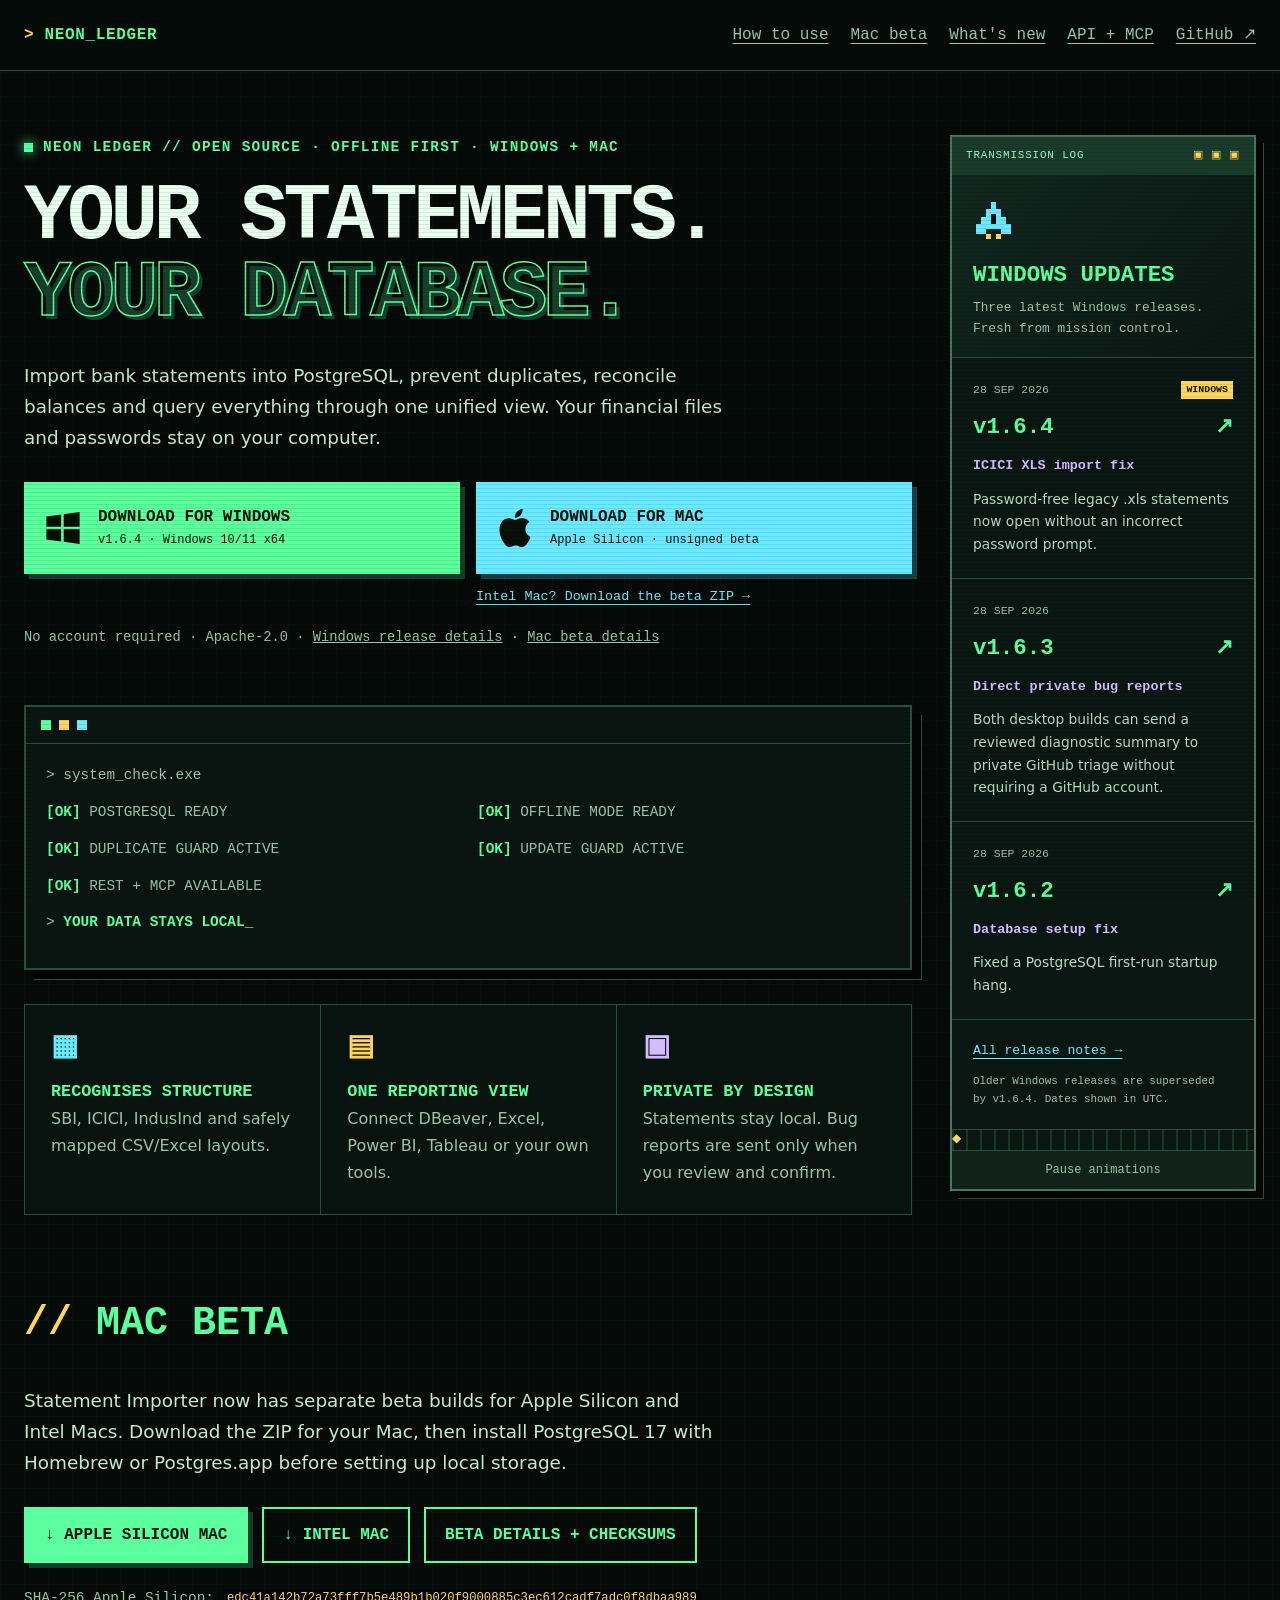
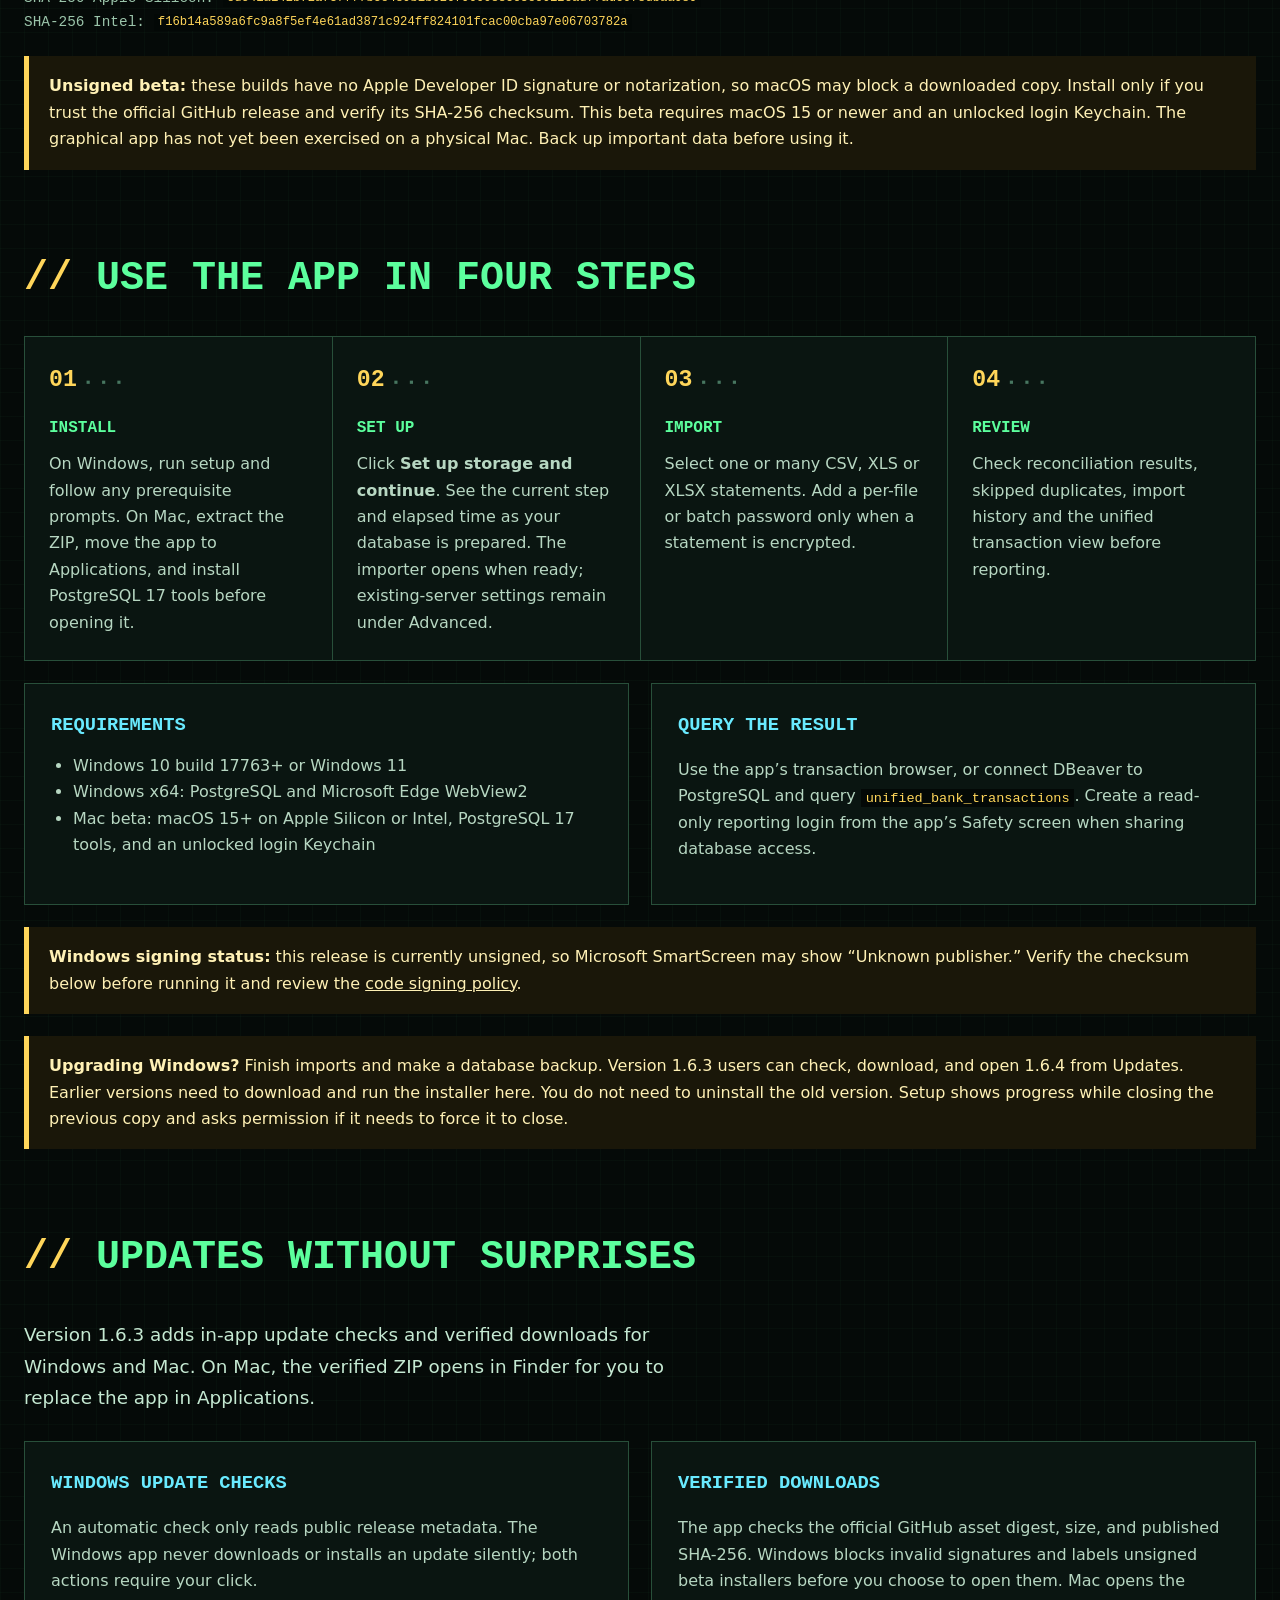
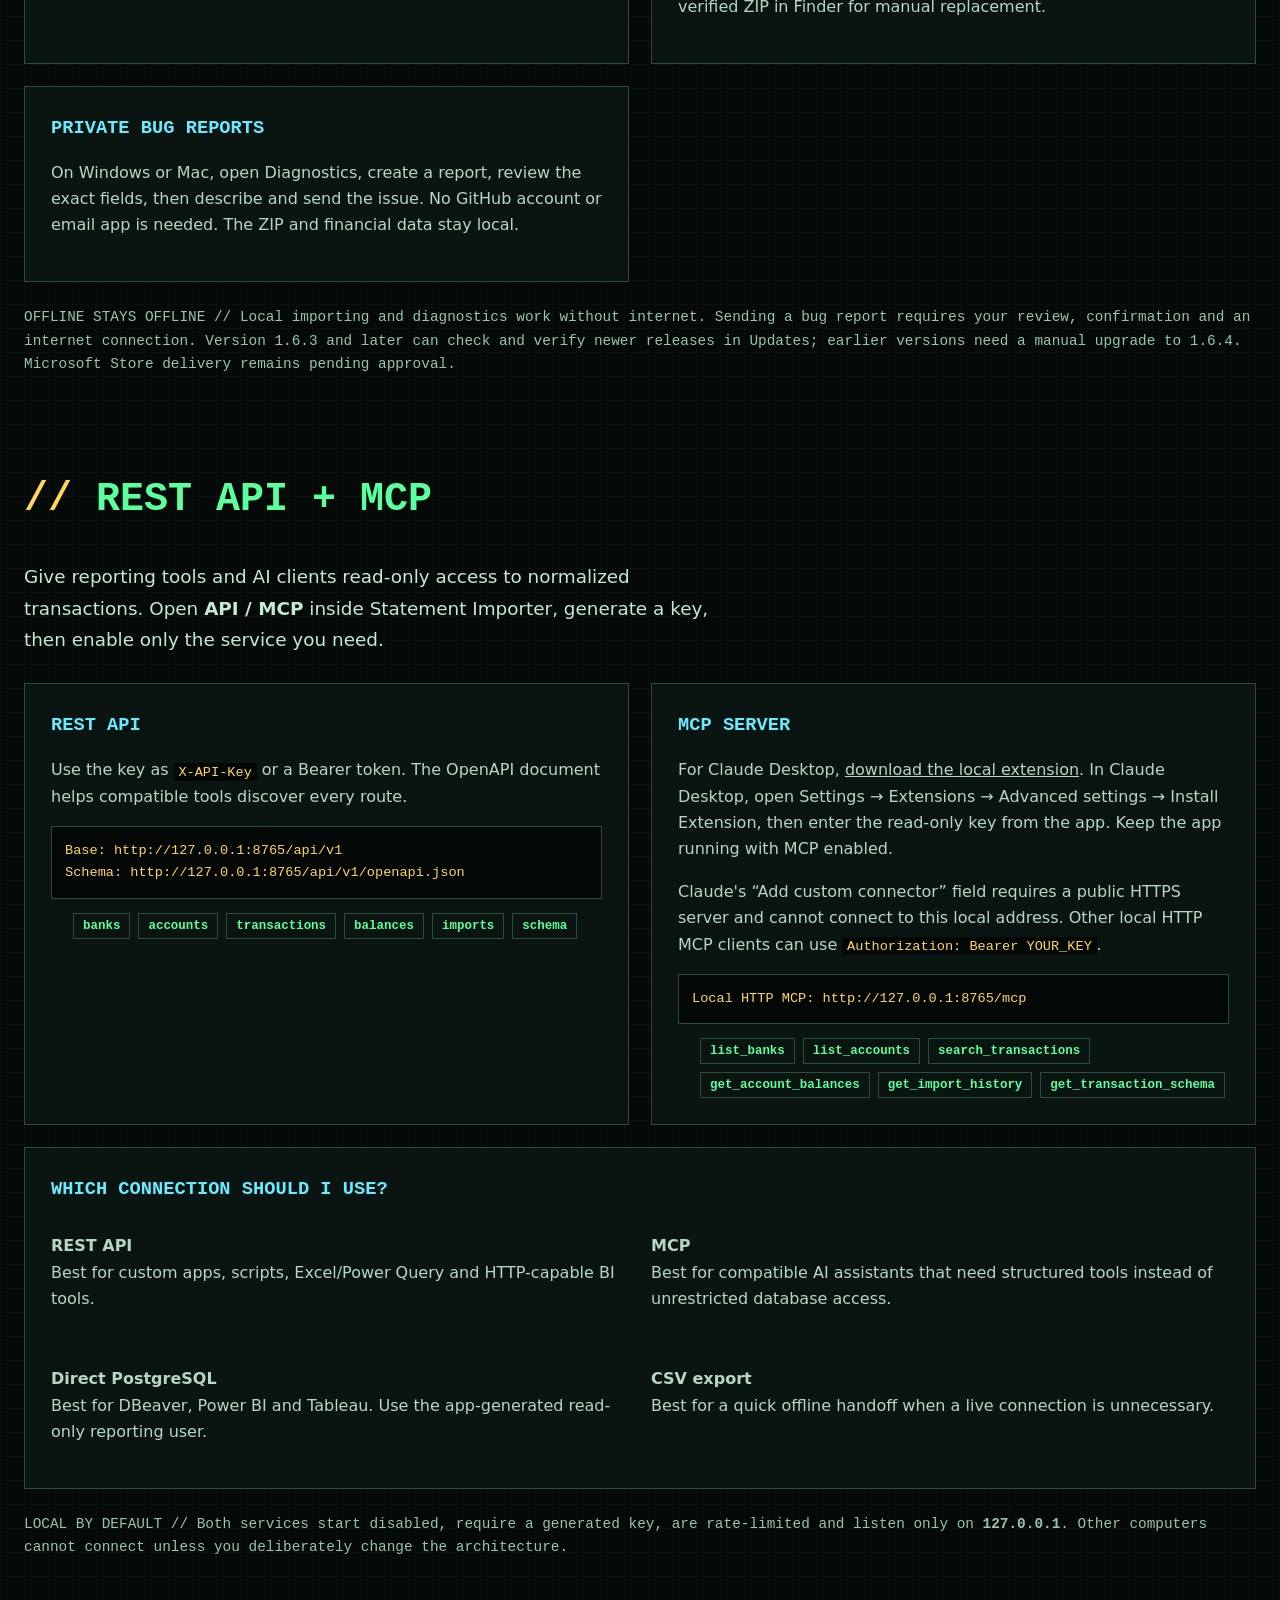
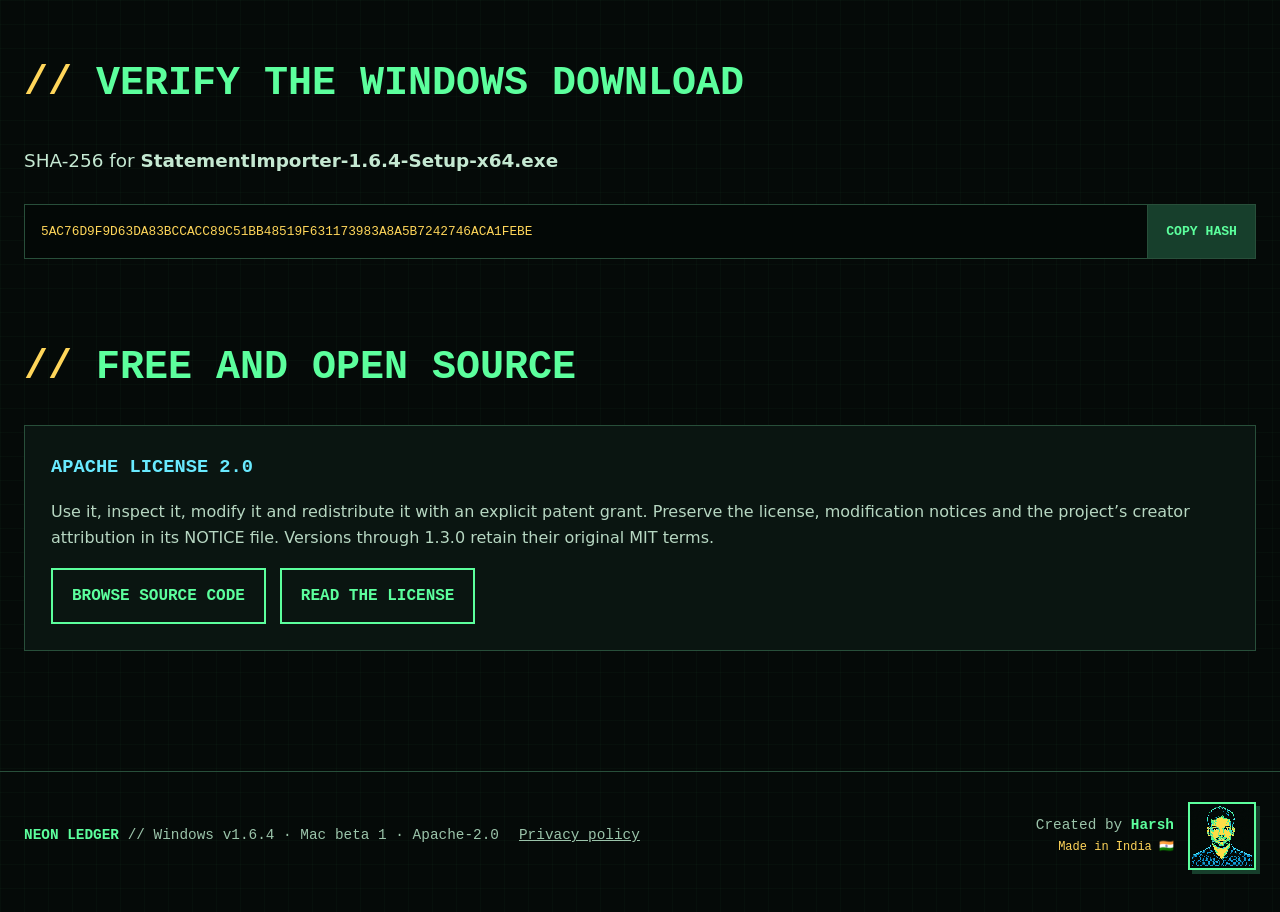
<file: index.html>
<!doctype html>
<!-- Created by Harsh (@harsh-91) | Made in India | SPDX-License-Identifier: Apache-2.0 -->
<html lang="en">
<head>
  <meta charset="utf-8">
  <meta name="viewport" content="width=device-width, initial-scale=1">
  <meta name="theme-color" content="#07120f">
  <meta name="description" content="Download Statement Importer for Windows or macOS from Neon Ledger, the retro-future home of an open-source offline-first bank statement utility.">
  <title>Neon Ledger — Statement Importer for Windows and macOS</title>
  <link rel="icon" type="image/svg+xml" href="data:image/svg+xml,%3Csvg xmlns='http://www.w3.org/2000/svg' viewBox='0 0 64 64'%3E%3Crect width='64' height='64' rx='10' fill='%2307110e'/%3E%3Cpath d='M16 17h32v7H16zm0 12h22v7H16zm0 12h32v7H16z' fill='%235cff9d'/%3E%3Crect x='41' y='29' width='7' height='7' fill='%23ffd65a'/%3E%3C/svg%3E">
  <link rel="stylesheet" href="retro.css">
  <script src="retro.js" defer></script>
  <style>
    :root {
      color-scheme: dark;
      --ink: #e9fff2;
      --muted: #9bc4aa;
      --green: #5cff9d;
      --green-dark: #173f2c;
      --yellow: #ffd65a;
      --cyan: #69eaff;
      --bg: #050a08;
      --panel: #0a1511;
      --line: #284f3a;
      --shadow: #020403;
    }

    * { box-sizing: border-box; }
    html { scroll-behavior: smooth; }
    body {
      margin: 0;
      min-width: 280px;
      background:
        linear-gradient(rgba(92,255,157,.025) 1px, transparent 1px),
        linear-gradient(90deg, rgba(92,255,157,.025) 1px, transparent 1px),
        var(--bg);
      background-size: 24px 24px;
      color: var(--ink);
      font-family: "Courier New", Courier, monospace;
      font-size: 16px;
      line-height: 1.65;
    }

    body::before {
      content: "";
      position: fixed;
      inset: 0;
      pointer-events: none;
      background: repeating-linear-gradient(0deg, transparent 0 3px, rgba(0,0,0,.16) 3px 4px);
      opacity: .5;
      z-index: 20;
    }

    a { color: inherit; }
    .shell { width: min(1120px, calc(100% - 32px)); margin: 0 auto; }

    header {
      border-bottom: 1px solid var(--line);
      background: rgba(5,10,8,.92);
    }

    nav {
      min-height: 70px;
      display: flex;
      align-items: center;
      justify-content: space-between;
      gap: 24px;
    }

    .brand { color: var(--green); font-weight: 800; letter-spacing: .04em; text-decoration: none; }
    .brand::before { content: "> "; color: var(--yellow); }
    .nav-links { display: flex; gap: 22px; align-items: center; }
    .nav-link { color: var(--muted); text-underline-offset: 4px; }

    main { padding: 64px 0 40px; }
    .hero { display: grid; grid-template-columns: 1.35fr .65fr; gap: 34px; align-items: start; }

    .eyebrow {
      display: inline-flex;
      gap: 10px;
      align-items: center;
      margin: 0 0 20px;
      color: var(--green);
      font-size: .9rem;
      font-weight: 700;
      letter-spacing: .09em;
      text-transform: uppercase;
    }

    .eyebrow::before { content: ""; width: 9px; height: 9px; background: var(--green); box-shadow: 0 0 12px var(--green); }

    h1 { margin: 0; max-width: 760px; font-size: clamp(2.5rem, 8vw, 5.6rem); line-height: .96; letter-spacing: -.055em; text-transform: uppercase; }
    h1 span { display: block; color: transparent; -webkit-text-stroke: 1.5px var(--green); text-shadow: 4px 4px 0 var(--green-dark); }
    .lede { max-width: 700px; margin: 28px 0; color: #c5e9d2; font-family: system-ui, sans-serif; font-size: 1.15rem; line-height: 1.7; }

    .actions { display: flex; flex-wrap: wrap; gap: 14px; align-items: center; }
    .button {
      display: inline-flex;
      min-height: 54px;
      align-items: center;
      justify-content: center;
      gap: 10px;
      padding: 13px 19px;
      border: 2px solid var(--green);
      background: var(--green);
      box-shadow: 5px 5px 0 #163b29;
      color: #041008;
      font-weight: 900;
      text-decoration: none;
      text-transform: uppercase;
    }
    .button:hover { transform: translate(2px,2px); box-shadow: 3px 3px 0 #163b29; }
    .button:focus-visible, .nav-link:focus-visible, .copy:focus-visible { outline: 3px solid var(--yellow); outline-offset: 4px; }
    .secondary { background: transparent; color: var(--green); box-shadow: none; }

    .platform-downloads { display: grid; grid-template-columns: repeat(2, minmax(0, 1fr)); gap: 16px; align-items: start; }
    .platform-download { display: flex; min-height: 92px; align-items: center; gap: 16px; padding: 14px 18px; border: 2px solid var(--green); background: var(--green); box-shadow: 5px 5px 0 #163b29; color: #041008; text-decoration: none; }
    .platform-download.mac { border-color: var(--cyan); background: var(--cyan); box-shadow: 5px 5px 0 #173d45; }
    .platform-download:hover { transform: translate(2px,2px); box-shadow: 3px 3px 0 #163b29; }
    .platform-download.mac:hover { box-shadow: 3px 3px 0 #173d45; }
    .platform-download:focus-visible, .intel-download:focus-visible { outline: 3px solid var(--yellow); outline-offset: 4px; }
    .platform-download svg { width: 38px; height: 38px; flex: 0 0 38px; fill: currentColor; }
    .platform-download strong { display: block; font-size: 1rem; line-height: 1.3; text-transform: uppercase; }
    .platform-download small { display: block; margin-top: 4px; font-size: .75rem; line-height: 1.35; }
    .intel-download { display: inline-block; margin-top: 12px; color: var(--cyan); font-size: .84rem; text-underline-offset: 4px; }

    .micro { margin-top: 18px; color: var(--muted); font-size: .86rem; }
    .micro strong { color: var(--yellow); }

    .terminal {
      border: 2px solid var(--line);
      background: var(--panel);
      box-shadow: 9px 9px 0 var(--shadow), 10px 10px 0 var(--line);
    }
    .terminal-bar { display: flex; gap: 8px; padding: 13px 15px; border-bottom: 1px solid var(--line); }
    .terminal-bar i { width: 10px; height: 10px; background: var(--green); }
    .terminal-bar i:nth-child(2) { background: var(--yellow); }
    .terminal-bar i:nth-child(3) { background: var(--cyan); }
    .terminal-body { padding: 20px; color: var(--muted); font-size: .9rem; }
    .terminal-body p { margin: 0 0 13px; }
    .terminal-body strong { color: var(--green); }
    .terminal-body .ok::before { content: "[OK] "; color: var(--green); font-weight: 800; }

    .facts { margin: 70px 0 0; display: grid; grid-template-columns: repeat(3, 1fr); border: 1px solid var(--line); }
    .fact { padding: 26px; background: rgba(10,21,17,.72); }
    .fact + .fact { border-left: 1px solid var(--line); }
    .fact b { display: block; color: var(--green); font-size: 1.05rem; text-transform: uppercase; }
    .fact span { color: var(--muted); font-family: system-ui, sans-serif; }

    section { padding-top: 76px; }
    h2 { margin: 0 0 24px; color: var(--green); font-size: clamp(1.65rem, 4vw, 2.5rem); text-transform: uppercase; }
    h2::before { content: "// "; color: var(--yellow); }
    .grid { display: grid; grid-template-columns: 1fr 1fr; gap: 22px; }
    .card { border: 1px solid var(--line); background: var(--panel); padding: 26px; }
    .card h3 { margin: 0 0 12px; color: var(--cyan); text-transform: uppercase; }
    .card p, .card li { color: #b7d7c2; font-family: system-ui, sans-serif; }
    .card ul { margin: 0; padding-left: 22px; }

    .steps { display: grid; grid-template-columns: repeat(4, 1fr); gap: 1px; background: var(--line); border: 1px solid var(--line); }
    .step { min-width: 0; padding: 24px; background: var(--panel); }
    .step-number { display: block; margin-bottom: 16px; color: var(--yellow); font-size: 1.45rem; font-weight: 900; }
    .step h3 { margin: 0 0 10px; color: var(--green); font-size: 1rem; text-transform: uppercase; }
    .step p { margin: 0; color: #b7d7c2; font-family: system-ui, sans-serif; }
    .steps + .grid { margin-top: 22px; }

    .access-grid { display: grid; grid-template-columns: 1fr 1fr; gap: 22px; }
    .endpoint { margin: 14px 0; border: 1px solid var(--line); background: #030806; padding: 13px; color: var(--yellow); overflow-wrap: anywhere; font-size: .85rem; }
    .tag-list { display: flex; flex-wrap: wrap; gap: 8px; padding: 0; list-style: none; }
    .tag-list li { border: 1px solid var(--line); padding: 5px 9px; color: var(--green); font: 700 .78rem "Courier New", monospace; }
    .wide-card { grid-column: 1 / -1; }
    .security-note { margin-top: 24px; color: var(--muted); font-size: .9rem; }

    code { padding: .12em .35em; background: #030806; color: var(--yellow); font-size: .85em; overflow-wrap: anywhere; }
    .checksum { margin-top: 22px; display: flex; align-items: stretch; border: 1px solid var(--line); background: #030806; }
    .checksum code { flex: 1; min-width: 0; padding: 16px; background: transparent; font-size: .8rem; }
    .copy { border: 0; border-left: 1px solid var(--line); background: var(--green-dark); color: var(--green); padding: 0 18px; cursor: pointer; font: 800 .82rem "Courier New", monospace; }

    .notice { margin-top: 22px; border-left: 5px solid var(--yellow); background: #1a1709; padding: 17px 20px; color: #fff1b5; font-family: system-ui, sans-serif; }
    footer { margin-top: 80px; padding: 30px 0 42px; border-top: 1px solid var(--line); color: var(--muted); font-size: .9rem; }
    footer .shell { display: flex; justify-content: space-between; align-items: center; gap: 20px; flex-wrap: wrap; }
    footer strong { color: var(--green); }
    .footer-creator { display: flex; align-items: center; gap: 14px; margin-left: auto; text-align: right; }
    .footer-portrait { width: 68px; height: 68px; flex: 0 0 68px; object-fit: cover; border: 2px solid var(--green); box-shadow: 4px 4px 0 var(--green-dark); image-rendering: pixelated; }
    .footer-creator small { display: block; color: var(--yellow); }

    @media (max-width: 820px) {
      main { padding-top: 42px; }
      .hero, .grid, .access-grid { grid-template-columns: 1fr; }
      .steps { grid-template-columns: 1fr 1fr; }
      .terminal { margin-top: 10px; }
      .facts { grid-template-columns: 1fr; }
      .fact + .fact { border-left: 0; border-top: 1px solid var(--line); }
    }
    @media (max-width: 520px) {
      .shell { width: min(100% - 22px, 1120px); }
      nav { min-height: 62px; }
      .nav-links { display: none; }
      .steps { grid-template-columns: 1fr; }
      .button { width: 100%; }
      .platform-downloads { grid-template-columns: 1fr; }
      .checksum { display: block; }
      .copy { width: 100%; min-height: 46px; border-left: 0; border-top: 1px solid var(--line); }
    }
    @media (prefers-reduced-motion: reduce) { html { scroll-behavior: auto; } * { transition: none !important; } }
  </style>
</head>
<body>
  <header>
    <nav class="shell" aria-label="Primary navigation">
      <a class="brand" href="#top">NEON_LEDGER</a>
      <div class="nav-links">
        <a class="nav-link" href="#how-to-use">How to use</a>
        <a class="nav-link" href="#mac-beta">Mac beta</a>
        <a class="nav-link" href="#latest-updates">What's new</a>
        <a class="nav-link" href="#api-mcp">API + MCP</a>
        <a class="nav-link" href="https://github.com/harsh-91/statement-importer">GitHub ↗</a>
      </div>
    </nav>
  </header>

  <main id="top" class="shell">
    <div class="launch-grid">
    <div class="launch-content">
    <div class="hero">
      <div>
        <p class="eyebrow">Neon Ledger // Open source · Offline first · Windows + Mac</p>
        <h1>Your statements.<span>Your database.</span></h1>
        <p class="lede">Import bank statements into PostgreSQL, prevent duplicates, reconcile balances and query everything through one unified view. Your financial files and passwords stay on your computer.</p>
        <div class="platform-downloads" aria-label="Choose your download">
          <a class="platform-download" href="https://github.com/harsh-91/statement-importer/releases/download/v1.6.4/StatementImporter-1.6.4-Setup-x64.exe">
            <svg viewBox="0 0 16 16" aria-hidden="true" focusable="false"><path d="M1 3.2 7.2 2.35v5.1H1zm7.3-1L15 1.25v6.2H8.3zM1 8.55h6.2v5.1L1 12.8zm7.3 0H15v6.2l-6.7-.95z"/></svg>
            <span><strong>Download for Windows</strong><small>v1.6.4 · Windows 10/11 x64</small></span>
          </a>
          <div>
            <a class="platform-download mac" href="https://github.com/harsh-91/statement-importer/releases/download/v1.6.4-mac-beta.1/StatementImporter-1.6.4-macOS-arm64-beta.zip">
              <svg viewBox="0 0 16 16" aria-hidden="true" focusable="false"><path d="M11.182.008C11.148-.03 9.923.023 8.857 1.18c-1.066 1.156-.902 2.482-.878 2.516s1.52.087 2.475-1.258.762-2.391.728-2.43m3.314 11.733c-.048-.096-2.325-1.234-2.113-3.422s1.675-2.789 1.698-2.854-.597-.79-1.254-1.157a3.7 3.7 0 0 0-1.563-.434c-.108-.003-.483-.095-1.254.116-.508.139-1.653.589-1.968.607-.316.018-1.256-.522-2.267-.665-.647-.125-1.333.131-1.824.328-.49.196-1.422.754-2.074 2.237-.652 1.482-.311 3.83-.067 4.56s.625 1.924 1.273 2.796c.576.984 1.34 1.667 1.659 1.899s1.219.386 1.843.067c.502-.308 1.408-.485 1.766-.472.357.013 1.061.154 1.782.539.571.197 1.111.115 1.652-.105.541-.221 1.324-1.059 2.238-2.758q.52-1.185.473-1.282"/></svg>
              <span><strong>Download for Mac</strong><small>Apple Silicon · unsigned beta</small></span>
            </a>
            <a class="intel-download" href="https://github.com/harsh-91/statement-importer/releases/download/v1.6.4-mac-beta.1/StatementImporter-1.6.4-macOS-x64-beta.zip">Intel Mac? Download the beta ZIP →</a>
          </div>
        </div>
        <p class="micro">No account required · Apache-2.0 · <a href="https://github.com/harsh-91/statement-importer/releases/tag/v1.6.4">Windows release details</a> · <a href="https://github.com/harsh-91/statement-importer/releases/tag/v1.6.4-mac-beta.1">Mac beta details</a></p>
      </div>

      <aside class="terminal" aria-label="Application capabilities">
        <div class="terminal-bar" aria-hidden="true"><i></i><i></i><i></i></div>
        <div class="terminal-body">
          <p>&gt; system_check.exe</p>
          <p class="ok">POSTGRESQL READY</p>
          <p class="ok">OFFLINE MODE READY</p>
          <p class="ok">DUPLICATE GUARD ACTIVE</p>
          <p class="ok">UPDATE GUARD ACTIVE</p>
          <p class="ok">REST + MCP AVAILABLE</p>
          <p>&gt; <strong>YOUR DATA STAYS LOCAL_</strong></p>
        </div>
      </aside>
    </div>

    <div class="facts" aria-label="Product summary">
      <div class="fact"><b>Recognises structure</b><span>SBI, ICICI, IndusInd and safely mapped CSV/Excel layouts.</span></div>
      <div class="fact"><b>One reporting view</b><span>Connect DBeaver, Excel, Power BI, Tableau or your own tools.</span></div>
      <div class="fact"><b>Private by design</b><span>Statements stay local. Bug reports are sent only when you review and confirm.</span></div>
    </div>

    </div>
    <aside id="latest-updates" class="release-rail" aria-labelledby="release-title">
      <div class="rail-top"><span>TRANSMISSION LOG</span><span aria-hidden="true">▣ ▣ ▣</span></div>
      <div class="rail-heading">
        <svg class="pixel-ship" viewBox="0 0 16 16" aria-hidden="true" shape-rendering="crispEdges"><path fill="currentColor" d="M7 1h2v3h2v3h2v3h2v4h-4v-2H5v2H1v-4h2V7h2V4h2z"/><path fill="#050a08" d="M7 6h2v4H7z"/><path fill="#ffd65a" d="M5 14h2v2H5zm4 0h2v2H9z"/></svg>
        <h2 id="release-title">Windows updates</h2>
        <p>Three latest Windows releases.<br>Fresh from mission control.</p>
      </div>
      <ol class="release-list">
        <li class="release-entry">
          <div class="release-meta"><time datetime="2026-09-28">28 SEP 2026</time><span class="new-badge">WINDOWS</span></div>
          <h3><a href="https://github.com/harsh-91/statement-importer/releases/tag/v1.6.4">v1.6.4 <span aria-hidden="true">↗</span></a></h3>
          <strong>ICICI XLS import fix</strong>
          <p>Password-free legacy .xls statements now open without an incorrect password prompt.</p>
        </li>
        <li class="release-entry">
          <div class="release-meta"><time datetime="2026-09-28">28 SEP 2026</time></div>
          <h3><a href="https://github.com/harsh-91/statement-importer/releases/tag/v1.6.3">v1.6.3 <span aria-hidden="true">↗</span></a></h3>
          <strong>Direct private bug reports</strong>
          <p>Both desktop builds can send a reviewed diagnostic summary to private GitHub triage without requiring a GitHub account.</p>
        </li>
        <li class="release-entry">
          <div class="release-meta"><time datetime="2026-09-28">28 SEP 2026</time></div>
          <h3><a href="https://github.com/harsh-91/statement-importer/releases/tag/v1.6.2">v1.6.2 <span aria-hidden="true">↗</span></a></h3>
          <strong>Database setup fix</strong>
          <p>Fixed a PostgreSQL first-run startup hang.</p>
        </li>
      </ol>
      <a class="all-releases" href="https://github.com/harsh-91/statement-importer/releases">All release notes →</a>
      <p class="rail-note">Older Windows releases are superseded by v1.6.4. Dates shown in UTC.</p>
      <div class="arcade-track" aria-hidden="true"><span>◆</span></div>
      <button class="motion-control" type="button" aria-pressed="false" hidden>Pause animations</button>
    </aside>
    </div>

    <section id="mac-beta" aria-labelledby="mac-beta-title">
      <h2 id="mac-beta-title">Mac beta</h2>
      <p class="lede">Statement Importer now has separate beta builds for Apple Silicon and Intel Macs. Download the ZIP for your Mac, then install PostgreSQL 17 with Homebrew or Postgres.app before setting up local storage.</p>
      <div class="actions">
        <a class="button" href="https://github.com/harsh-91/statement-importer/releases/download/v1.6.4-mac-beta.1/StatementImporter-1.6.4-macOS-arm64-beta.zip">↓ Apple Silicon Mac</a>
        <a class="button secondary" href="https://github.com/harsh-91/statement-importer/releases/download/v1.6.4-mac-beta.1/StatementImporter-1.6.4-macOS-x64-beta.zip">↓ Intel Mac</a>
        <a class="button secondary" href="https://github.com/harsh-91/statement-importer/releases/tag/v1.6.4-mac-beta.1">Beta details + checksums</a>
      </div>
      <p class="security-note">SHA-256 Apple Silicon: <code>edc41a142b72a73fff7b5e489b1b020f9000885c3ec612cadf7adc0f8dbaa989</code><br>SHA-256 Intel: <code>f16b14a589a6fc9a8f5ef4e61ad3871c924ff824101fcac00cba97e06703782a</code></p>
      <div class="notice"><strong>Unsigned beta:</strong> these builds have no Apple Developer ID signature or notarization, so macOS may block a downloaded copy. Install only if you trust the official GitHub release and verify its SHA-256 checksum. This beta requires macOS 15 or newer and an unlocked login Keychain. The graphical app has not yet been exercised on a physical Mac. Back up important data before using it.</div>
    </section>

    <section id="how-to-use" aria-labelledby="start-title">
      <h2 id="start-title">Use the app in four steps</h2>
      <div class="steps">
        <article class="step"><span class="step-number">01</span><h3>Install</h3><p>On Windows, run setup and follow any prerequisite prompts. On Mac, extract the ZIP, move the app to Applications, and install PostgreSQL 17 tools before opening it.</p></article>
        <article class="step"><span class="step-number">02</span><h3>Set up</h3><p>Click <strong>Set up storage and continue</strong>. See the current step and elapsed time as your database is prepared. The importer opens when ready; existing-server settings remain under Advanced.</p></article>
        <article class="step"><span class="step-number">03</span><h3>Import</h3><p>Select one or many CSV, XLS or XLSX statements. Add a per-file or batch password only when a statement is encrypted.</p></article>
        <article class="step"><span class="step-number">04</span><h3>Review</h3><p>Check reconciliation results, skipped duplicates, import history and the unified transaction view before reporting.</p></article>
      </div>
      <div class="grid">
        <article class="card">
          <h3>Requirements</h3>
          <ul>
            <li>Windows 10 build 17763+ or Windows 11</li>
            <li>Windows x64: PostgreSQL and Microsoft Edge WebView2</li>
            <li>Mac beta: macOS 15+ on Apple Silicon or Intel, PostgreSQL 17 tools, and an unlocked login Keychain</li>
          </ul>
        </article>
        <article class="card">
          <h3>Query the result</h3>
          <p>Use the app’s transaction browser, or connect DBeaver to PostgreSQL and query <code>unified_bank_transactions</code>. Create a read-only reporting login from the app’s Safety screen when sharing database access.</p>
        </article>
      </div>
      <div class="notice"><strong>Windows signing status:</strong> this release is currently unsigned, so Microsoft SmartScreen may show “Unknown publisher.” Verify the checksum below before running it and review the <a href="https://github.com/harsh-91/statement-importer/blob/main/CODE_SIGNING.md">code signing policy</a>.</div>
      <div class="notice"><strong>Upgrading Windows?</strong> Finish imports and make a database backup. Version 1.6.3 users can check, download, and open 1.6.4 from Updates. Earlier versions need to download and run the installer here. You do not need to uninstall the old version. Setup shows progress while closing the previous copy and asks permission if it needs to force it to close.</div>
    </section>

    <section id="updates" aria-labelledby="updates-title">
      <h2 id="updates-title">Updates without surprises</h2>
      <p class="lede">Version 1.6.3 adds in-app update checks and verified downloads for Windows and Mac. On Mac, the verified ZIP opens in Finder for you to replace the app in Applications.</p>
      <div class="grid">
        <article class="card"><h3>Windows update checks</h3><p>An automatic check only reads public release metadata. The Windows app never downloads or installs an update silently; both actions require your click.</p></article>
        <article class="card"><h3>Verified downloads</h3><p>The app checks the official GitHub asset digest, size, and published SHA-256. Windows blocks invalid signatures and labels unsigned beta installers before you choose to open them. Mac opens the verified ZIP in Finder for manual replacement.</p></article>
        <article class="card"><h3>Private bug reports</h3><p>On Windows or Mac, open Diagnostics, create a report, review the exact fields, then describe and send the issue. No GitHub account or email app is needed. The ZIP and financial data stay local.</p></article>
      </div>
      <p class="security-note">OFFLINE STAYS OFFLINE // Local importing and diagnostics work without internet. Sending a bug report requires your review, confirmation and an internet connection. Version 1.6.3 and later can check and verify newer releases in Updates; earlier versions need a manual upgrade to 1.6.4. Microsoft Store delivery remains pending approval.</p>
    </section>

    <section id="api-mcp" aria-labelledby="access-title">
      <h2 id="access-title">REST API + MCP</h2>
      <p class="lede">Give reporting tools and AI clients read-only access to normalized transactions. Open <strong>API / MCP</strong> inside Statement Importer, generate a key, then enable only the service you need.</p>
      <div class="access-grid">
        <article class="card">
          <h3>REST API</h3>
          <p>Use the key as <code>X-API-Key</code> or a Bearer token. The OpenAPI document helps compatible tools discover every route.</p>
          <div class="endpoint">Base: http://127.0.0.1:8765/api/v1<br>Schema: http://127.0.0.1:8765/api/v1/openapi.json</div>
          <ul class="tag-list" aria-label="REST resources"><li>banks</li><li>accounts</li><li>transactions</li><li>balances</li><li>imports</li><li>schema</li></ul>
        </article>
        <article class="card">
          <h3>MCP server</h3>
          <p>For Claude Desktop, <a href="https://github.com/harsh-91/statement-importer/releases/download/v1.6.4/NeonLedger-ClaudeDesktop.mcpb">download the local extension</a>. In Claude Desktop, open Settings → Extensions → Advanced settings → Install Extension, then enter the read-only key from the app. Keep the app running with MCP enabled.</p>
          <p>Claude's “Add custom connector” field requires a public HTTPS server and cannot connect to this local address. Other local HTTP MCP clients can use <code>Authorization: Bearer YOUR_KEY</code>.</p>
          <div class="endpoint">Local HTTP MCP: http://127.0.0.1:8765/mcp</div>
          <ul class="tag-list" aria-label="MCP tools"><li>list_banks</li><li>list_accounts</li><li>search_transactions</li><li>get_account_balances</li><li>get_import_history</li><li>get_transaction_schema</li></ul>
        </article>
        <article class="card wide-card">
          <h3>Which connection should I use?</h3>
          <div class="grid">
            <p><strong>REST API</strong><br>Best for custom apps, scripts, Excel/Power Query and HTTP-capable BI tools.</p>
            <p><strong>MCP</strong><br>Best for compatible AI assistants that need structured tools instead of unrestricted database access.</p>
            <p><strong>Direct PostgreSQL</strong><br>Best for DBeaver, Power BI and Tableau. Use the app-generated read-only reporting user.</p>
            <p><strong>CSV export</strong><br>Best for a quick offline handoff when a live connection is unnecessary.</p>
          </div>
        </article>
      </div>
      <p class="security-note">LOCAL BY DEFAULT // Both services start disabled, require a generated key, are rate-limited and listen only on <strong>127.0.0.1</strong>. Other computers cannot connect unless you deliberately change the architecture.</p>
    </section>

    <section aria-labelledby="verify-title">
      <h2 id="verify-title">Verify the Windows download</h2>
      <p class="lede">SHA-256 for <strong>StatementImporter-1.6.4-Setup-x64.exe</strong></p>
      <div class="checksum">
        <code id="hash">5AC76D9F9D63DA83BCCACC89C51BB48519F631173983A8A5B7242746ACA1FEBE</code>
        <button class="copy" type="button" id="copy-hash">COPY HASH</button>
      </div>
    </section>

    <section aria-labelledby="open-title">
      <h2 id="open-title">Free and open source</h2>
      <div class="card">
        <h3>Apache License 2.0</h3>
        <p>Use it, inspect it, modify it and redistribute it with an explicit patent grant. Preserve the license, modification notices and the project’s creator attribution in its NOTICE file. Versions through 1.3.0 retain their original MIT terms.</p>
        <div class="actions">
          <a class="button secondary" href="https://github.com/harsh-91/statement-importer">Browse source code</a>
          <a class="button secondary" href="https://github.com/harsh-91/statement-importer/blob/main/LICENSE.md">Read the license</a>
        </div>
      </div>
    </section>

  </main>

  <footer>
    <div class="shell">
      <span><strong>NEON LEDGER</strong> // Windows v1.6.4 · Mac beta 1 · Apache-2.0</span>
      <a href="privacy.html">Privacy policy</a>
      <span class="footer-creator"><span>Created by <strong>Harsh</strong><small>Made in India 🇮🇳</small></span><img class="footer-portrait" src="harsh-2bit.png" alt="Two-bit pixel portrait of Harsh" width="68" height="68"></span>
    </div>
  </footer>

  <script>
    const button = document.querySelector('#copy-hash');
    button.addEventListener('click', async () => {
      try {
        await navigator.clipboard.writeText(document.querySelector('#hash').textContent.trim());
        button.textContent = 'COPIED ✓';
        setTimeout(() => { button.textContent = 'COPY HASH'; }, 1800);
      } catch {
        button.textContent = 'SELECT + COPY';
      }
    });
  </script>
</body>
</html>
</file>
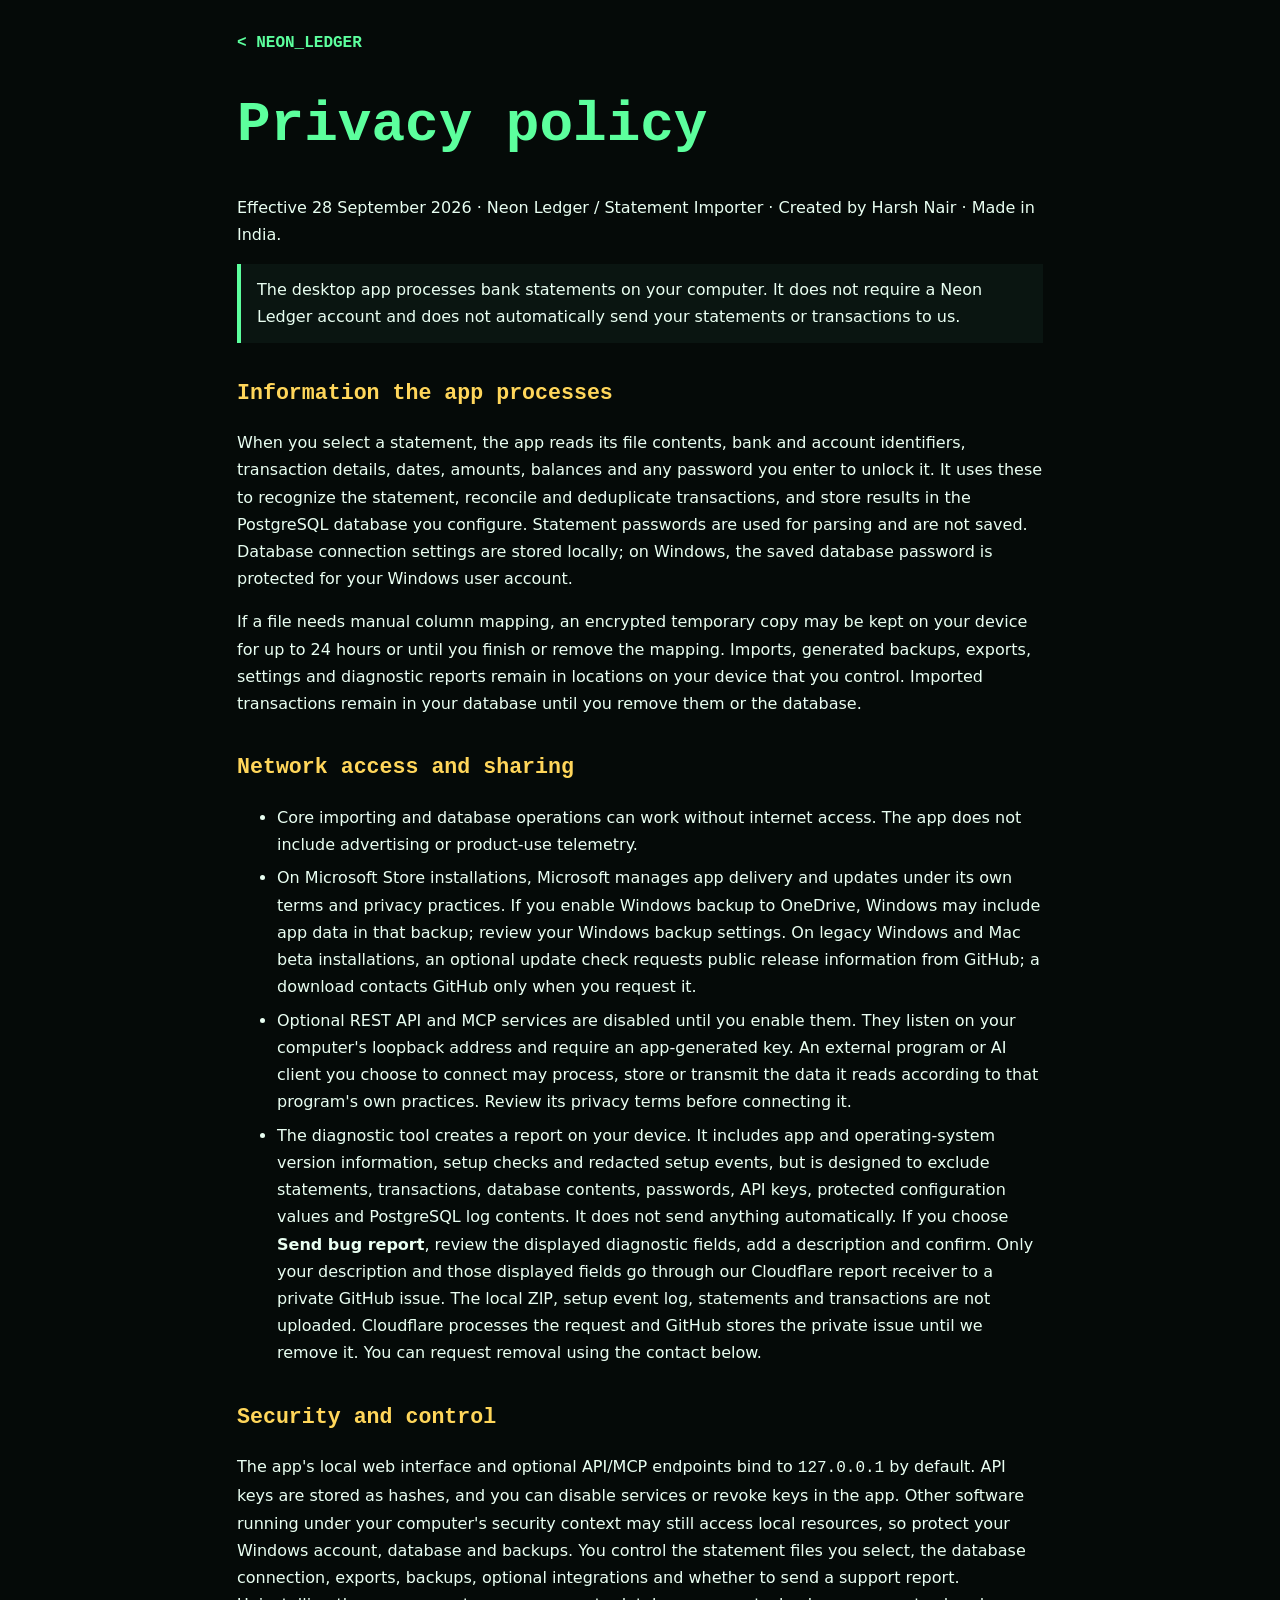
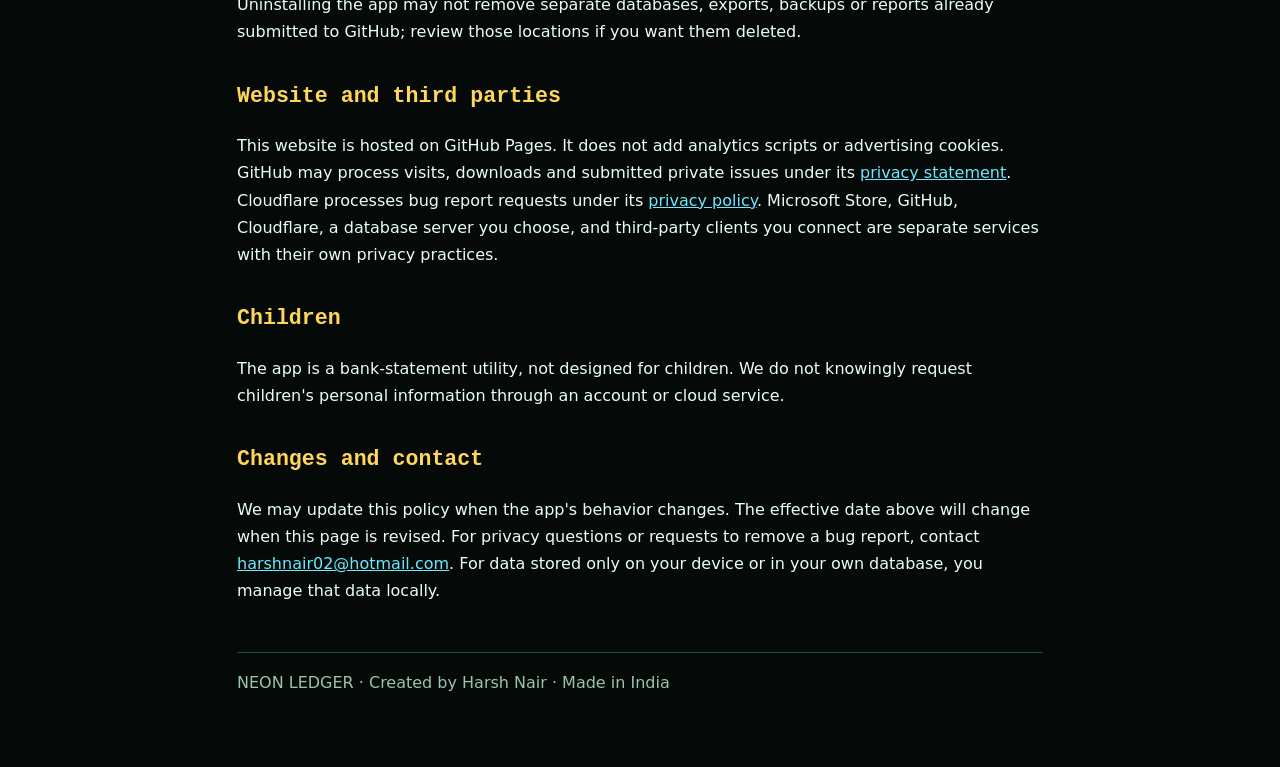
<file: privacy.html>
<!doctype html>
<!-- Created by Harsh Nair (@harsh-91) | Made in India | SPDX-License-Identifier: Apache-2.0 -->
<html lang="en">
<head>
  <meta charset="utf-8">
  <meta name="viewport" content="width=device-width, initial-scale=1">
  <meta name="theme-color" content="#07120f">
  <title>Privacy policy | Neon Ledger</title>
  <link rel="stylesheet" href="retro.css">
  <style>
    :root { color-scheme: dark; }
    * { box-sizing: border-box; }
    body { margin: 0; background: #050a08; color: #e9fff2; font: 16px/1.7 system-ui, sans-serif; }
    a { color: #69eaff; }
    .shell { max-width: 850px; margin: auto; padding: 28px 22px 72px; }
    .brand, h1, h2 { font-family: "Courier New", monospace; }
    .brand { color: #5cff9d; font-weight: 800; text-decoration: none; }
    h1 { color: #5cff9d; font-size: clamp(2rem, 6vw, 3.5rem); line-height: 1.1; }
    h2 { color: #ffd65a; margin-top: 2rem; font-size: 1.35rem; }
    .note { border-left: 4px solid #5cff9d; padding: 12px 16px; background: #0a1511; }
    li { margin: .4rem 0; }
    footer { margin-top: 3rem; padding-top: 1rem; border-top: 1px solid #284f3a; color: #9bc4aa; }
  </style>
</head>
<body>
  <main class="shell">
    <a class="brand" href="./">&lt; NEON_LEDGER</a>
    <h1>Privacy policy</h1>
    <p>Effective 28 September 2026 · Neon Ledger / Statement Importer · Created by Harsh Nair · Made in India.</p>
    <p class="note">The desktop app processes bank statements on your computer. It does not require a Neon Ledger account and does not automatically send your statements or transactions to us.</p>

    <h2>Information the app processes</h2>
    <p>When you select a statement, the app reads its file contents, bank and account identifiers, transaction details, dates, amounts, balances and any password you enter to unlock it. It uses these to recognize the statement, reconcile and deduplicate transactions, and store results in the PostgreSQL database you configure. Statement passwords are used for parsing and are not saved. Database connection settings are stored locally; on Windows, the saved database password is protected for your Windows user account.</p>
    <p>If a file needs manual column mapping, an encrypted temporary copy may be kept on your device for up to 24 hours or until you finish or remove the mapping. Imports, generated backups, exports, settings and diagnostic reports remain in locations on your device that you control. Imported transactions remain in your database until you remove them or the database.</p>

    <h2>Network access and sharing</h2>
    <ul>
      <li>Core importing and database operations can work without internet access. The app does not include advertising or product-use telemetry.</li>
      <li>On Microsoft Store installations, Microsoft manages app delivery and updates under its own terms and privacy practices. If you enable Windows backup to OneDrive, Windows may include app data in that backup; review your Windows backup settings. On legacy Windows and Mac beta installations, an optional update check requests public release information from GitHub; a download contacts GitHub only when you request it.</li>
      <li>Optional REST API and MCP services are disabled until you enable them. They listen on your computer's loopback address and require an app-generated key. An external program or AI client you choose to connect may process, store or transmit the data it reads according to that program's own practices. Review its privacy terms before connecting it.</li>
      <li>The diagnostic tool creates a report on your device. It includes app and operating-system version information, setup checks and redacted setup events, but is designed to exclude statements, transactions, database contents, passwords, API keys, protected configuration values and PostgreSQL log contents. It does not send anything automatically. If you choose <strong>Send bug report</strong>, review the displayed diagnostic fields, add a description and confirm. Only your description and those displayed fields go through our Cloudflare report receiver to a private GitHub issue. The local ZIP, setup event log, statements and transactions are not uploaded. Cloudflare processes the request and GitHub stores the private issue until we remove it. You can request removal using the contact below.</li>
    </ul>

    <h2>Security and control</h2>
    <p>The app's local web interface and optional API/MCP endpoints bind to <code>127.0.0.1</code> by default. API keys are stored as hashes, and you can disable services or revoke keys in the app. Other software running under your computer's security context may still access local resources, so protect your Windows account, database and backups. You control the statement files you select, the database connection, exports, backups, optional integrations and whether to send a support report. Uninstalling the app may not remove separate databases, exports, backups or reports already submitted to GitHub; review those locations if you want them deleted.</p>

    <h2>Website and third parties</h2>
    <p>This website is hosted on GitHub Pages. It does not add analytics scripts or advertising cookies. GitHub may process visits, downloads and submitted private issues under its <a href="https://docs.github.com/en/site-policy/privacy-policies/github-general-privacy-statement">privacy statement</a>. Cloudflare processes bug report requests under its <a href="https://www.cloudflare.com/privacypolicy/">privacy policy</a>. Microsoft Store, GitHub, Cloudflare, a database server you choose, and third-party clients you connect are separate services with their own privacy practices.</p>

    <h2>Children</h2>
    <p>The app is a bank-statement utility, not designed for children. We do not knowingly request children's personal information through an account or cloud service.</p>

    <h2>Changes and contact</h2>
    <p>We may update this policy when the app's behavior changes. The effective date above will change when this page is revised. For privacy questions or requests to remove a bug report, contact <a href="mailto:harshnair02@hotmail.com">harshnair02@hotmail.com</a>. For data stored only on your device or in your own database, you manage that data locally.</p>

    <footer>NEON LEDGER · Created by Harsh Nair · Made in India</footer>
  </main>
</body>
</html>
</file>
<file: retro.css>
/* Created by Harsh Nair (@harsh-91) | Made in India | SPDX-License-Identifier: Apache-2.0 */
/* Higher specificity keeps the existing download/help styles intact. */
body .shell { width: min(1440px, calc(100% - 48px)); }
.launch-grid { display: grid; grid-template-columns: minmax(0, 1fr) 306px; gap: 38px; align-items: start; }
.launch-content { min-width: 0; }
.launch-content .hero { grid-template-columns: 1fr; }
.launch-content h1 { font-size: clamp(2.5rem, 6.2vw, 5.6rem); }
.launch-content .terminal { margin-top: 8px; }
.launch-content .terminal-body { display: grid; grid-template-columns: 1fr 1fr; gap: 0 18px; }
.launch-content .terminal-body p:first-child, .launch-content .terminal-body p:last-child { grid-column: 1 / -1; }
.launch-content .facts { margin-top: 34px; }
.release-rail { border: 2px solid #477660; background: #091611; box-shadow: 7px 7px 0 #020403, 8px 8px 0 #284f3a; scroll-margin-top: 20px; }
.rail-top { display: flex; justify-content: space-between; padding: 10px 14px; background: #183b2b; color: #a6f8c3; font-size: .68rem; letter-spacing: .08em; }
.rail-top span:last-child { color: #ffd65a; }
.rail-heading { padding: 24px 21px 18px; border-bottom: 1px solid #284f3a; background: linear-gradient(135deg, #12271f, #091611); }
.rail-heading h2 { font-size: 1.4rem; margin: 14px 0 8px; line-height: 1.2; }
.rail-heading h2::before { content: ''; }
.rail-heading p { margin: 0; color: #9bc4aa; font-size: .8rem; }
.pixel-ship { width: 40px; height: 40px; color: #69eaff; animation: hover-ship 3s steps(6, end) infinite; }
.release-list { margin: 0; padding: 0; list-style: none; }
.release-entry { padding: 22px 21px; border-bottom: 1px solid #284f3a; }
.release-meta { display: flex; align-items: center; justify-content: space-between; gap: 8px; color: #9bc4aa; font-size: .72rem; }
.new-badge { background: #ffd65a; color: #171807; padding: 1px 5px; font-weight: bold; font-size: .62rem; }
.release-entry h3 { margin: 10px 0 6px; color: #5cff9d; font-size: 1.4rem; }
.release-entry h3 a { text-decoration: none; display: flex; justify-content: space-between; }
.release-entry h3 a:hover { text-decoration: underline; text-underline-offset: 5px; }
.release-entry strong { color: #d6baff; font-size: .84rem; }
.release-entry p { color: #bad9c6; font: .86rem/1.65 system-ui, sans-serif; margin: 9px 0 0; }
.all-releases { display: block; margin: 20px 21px 10px; color: #69eaff; font-size: .82rem; text-underline-offset: 4px; }
.rail-note { margin: 12px 21px 20px; color: #9bc4aa; font-size: .68rem; }
.arcade-track { height: 22px; overflow: hidden; border-top: 1px solid #284f3a; border-bottom: 1px solid #284f3a; background: repeating-linear-gradient(90deg, #193527 0 2px, transparent 2px 14px); }
.arcade-track span { display: block; width: 14px; color: #ffd65a; font-size: 12px; animation: patrol 9s steps(24, end) infinite alternate; }
.motion-control { display: block; width: 100%; padding: 12px; border: 0; background: #102219; color: #9bc4aa; cursor: pointer; font: .75rem 'Courier New', monospace; }
.motion-control[hidden] { display: none; }
a:focus-visible, button:focus-visible { outline: 3px solid #ffd65a; outline-offset: 4px; }
.fact b::before { content: '▦'; display: block; color: #69eaff; font-size: 1.8rem; line-height: 1.2; margin-bottom: 12px; }
.fact:nth-child(2) b::before { content: '▤'; color: #ffd65a; }
.fact:nth-child(3) b::before { content: '▣'; color: #d6baff; }
.step-number::after { content: ' ▪ ▪ ▪'; color: #477660; font-size: .8rem; }
@keyframes hover-ship { 0%, 100% { transform: translateY(0); } 50% { transform: translateY(-6px); } }
@keyframes patrol { from { transform: translateX(8px); } to { transform: translateX(274px); } }
html.motion-paused *, html.motion-paused *::before, html.motion-paused *::after { animation-play-state: paused !important; }
@media (max-width: 1050px) {
  .launch-grid { grid-template-columns: minmax(0, 1fr); }
  .release-list { display: grid; grid-template-columns: repeat(3, minmax(0, 1fr)); }
  .release-entry + .release-entry { border-left: 1px solid #284f3a; }
  .rail-heading { position: relative; padding-right: 80px; }
  .pixel-ship { position: absolute; right: 24px; top: 32px; }
  .rail-heading h2 { margin-top: 0; }
}
@media (max-width: 650px) {
  body .shell { width: calc(100% - 28px); }
  .release-list { grid-template-columns: 1fr; }
  .release-entry + .release-entry { border-left: 0; }
  .launch-content .terminal-body { grid-template-columns: 1fr; }
  .nav-links { flex-wrap: wrap; gap: 8px 16px; font-size: .8rem; }
}
@media (prefers-reduced-motion: reduce) {
  *, *::before, *::after { animation: none !important; transition: none !important; }
}
</file>
